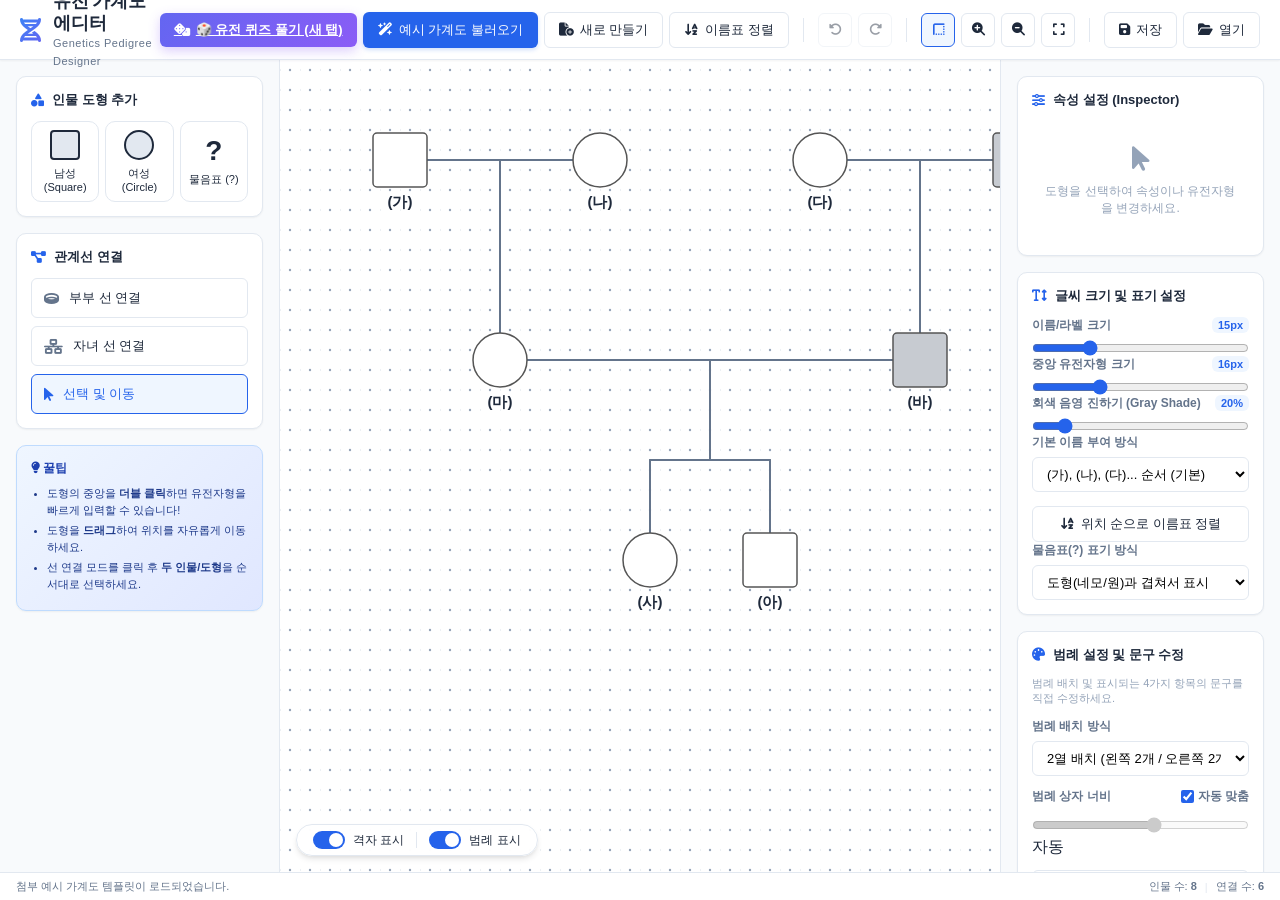
<file: index.html>
<!DOCTYPE html>
<html lang="ko">
<head>
  <meta charset="UTF-8">
  <meta name="viewport" content="width=device-width, initial-scale=1.0">
  <title>유전 가계도 에디터 (Genetics Pedigree Builder)</title>
  <!-- Google Fonts for modern typography -->
  <link rel="preconnect" href="https://fonts.googleapis.com">
  <link rel="preconnect" href="https://fonts.gstatic.com" crossorigin>
  <link href="https://fonts.googleapis.com/css2?family=Pretendard:wght@300;400;500;600;700&family=Outfit:wght@400;600;700&display=swap" rel="stylesheet">
  <!-- FontAwesome Icons -->
  <link rel="stylesheet" href="https://cdnjs.cloudflare.com/ajax/libs/font-awesome/6.4.0/css/all.min.css">
  <link rel="stylesheet" href="styles.css">
</head>
<body>
  <div id="app" class="app-container">
    <!-- Top Header & Navigation Bar -->
    <header class="top-bar">
      <div class="brand">
        <i class="fa-solid fa-dna logo-icon"></i>
        <div class="title-group">
          <h1>유전 가계도 에디터</h1>
          <span class="subtitle">Genetics Pedigree Designer</span>
        </div>
      </div>

      <div class="top-tools">
        <div class="btn-group">
          <a href="quiz.html" target="_blank" class="btn btn-quiz-glow" title="새 탭에서 유전 가계도 퀴즈 풀기">
            <i class="fa-solid fa-dice"></i> 🎲 유전 퀴즈 풀기 (새 탭)
          </a>
          <button id="btn-template-sample" class="btn btn-primary" title="첨부 이미지 예시 가계도 불러오기">
            <i class="fa-solid fa-wand-magic-sparkles"></i> 예시 가계도 불러오기
          </button>
          <button id="btn-clear" class="btn btn-outline" title="새 가계도">
            <i class="fa-solid fa-file-circle-plus"></i> 새로 만들기
          </button>
          <button id="btn-reorder-labels" class="btn btn-outline" title="왼쪽 상단부터 위치 순서대로 이름표 (가),(나)... 일괄 정렬">
            <i class="fa-solid fa-arrow-down-a-z"></i> 이름표 정렬
          </button>
        </div>

        <div class="divider"></div>

        <div class="btn-group">
          <button id="btn-undo" class="btn btn-icon" title="실행 취소 (Ctrl+Z)" disabled>
            <i class="fa-solid fa-rotate-left"></i>
          </button>
          <button id="btn-redo" class="btn btn-icon" title="다시 실행 (Ctrl+Y)" disabled>
            <i class="fa-solid fa-rotate-right"></i>
          </button>
        </div>

        <div class="divider"></div>

        <div class="btn-group">
          <button id="btn-snap-grid" class="btn btn-icon active" title="격자 자석 스냅 (On/Off)">
            <i class="fa-solid fa-border-top-left"></i>
          </button>
          <button id="btn-zoom-in" class="btn btn-icon" title="확대">
            <i class="fa-solid fa-magnifying-glass-plus"></i>
          </button>
          <button id="btn-zoom-out" class="btn btn-icon" title="축소">
            <i class="fa-solid fa-magnifying-glass-minus"></i>
          </button>
          <button id="btn-zoom-reset" class="btn btn-icon" title="화면 맞춤">
            <i class="fa-solid fa-expand"></i>
          </button>
        </div>

        <div class="divider"></div>

        <div class="btn-group">
          <button id="btn-save-json" class="btn btn-outline" title="프로젝트 저장 (.json)">
            <i class="fa-solid fa-floppy-disk"></i> 저장
          </button>
          <label id="btn-load-json-label" class="btn btn-outline" title="프로젝트 불러오기 (.json)">
            <i class="fa-solid fa-folder-open"></i> 열기
            <input type="file" id="btn-load-json" accept=".json" hidden>
          </label>
        </div>
      </div>
    </header>

    <!-- Main Workspace -->
    <main class="main-body">
      <!-- Left Sidebar: Tools & Node Adders -->
      <aside class="left-sidebar">
        <div class="sidebar-section">
          <h3><i class="fa-solid fa-shapes"></i> 인물 도형 추가</h3>
          <div class="tool-grid">
            <button id="tool-add-male" class="tool-card" title="남성(네모) 추가">
              <div class="shape-preview male-preview"></div>
              <span>남성 (Square)</span>
            </button>
            <button id="tool-add-female" class="tool-card" title="여성(동그라미) 추가">
              <div class="shape-preview female-preview"></div>
              <span>여성 (Circle)</span>
            </button>
            <button id="tool-add-question" class="tool-card" title="물음표(?) 기호 추가 (문제 출제용)">
              <div class="shape-preview question-preview">?</div>
              <span>물음표 (?)</span>
            </button>
          </div>
        </div>

        <div class="sidebar-section">
          <h3><i class="fa-solid fa-diagram-project"></i> 관계선 연결</h3>
          <div class="tool-list">
            <button id="tool-connect-spouse" class="tool-btn" title="부부(결혼선) 연결">
              <i class="fa-solid fa-ring"></i>
              <span>부부 선 연결</span>
            </button>
            <button id="tool-connect-child" class="tool-btn" title="부모-자녀 연결">
              <i class="fa-solid fa-network-wired"></i>
              <span>자녀 선 연결</span>
            </button>
            <button id="tool-select-mode" class="tool-btn active" title="선택 / 이동 모드">
              <i class="fa-solid fa-arrow-pointer"></i>
              <span>선택 및 이동</span>
            </button>
          </div>
        </div>

        <div class="sidebar-section tip-box">
          <h4><i class="fa-solid fa-lightbulb"></i> 꿀팁</h4>
          <ul>
            <li>도형의 중앙을 <strong>더블 클릭</strong>하면 유전자형을 빠르게 입력할 수 있습니다!</li>
            <li>도형을 <strong>드래그</strong>하여 위치를 자유롭게 이동하세요.</li>
            <li>선 연결 모드를 클릭 후 <strong>두 인물/도형</strong>을 순서대로 선택하세요.</li>
          </ul>
        </div>
      </aside>

      <!-- Center Viewport (SVG Canvas Container) -->
      <div id="canvas-container" class="canvas-container">
        <!-- SVG Canvas element -->
        <svg id="svg-canvas" width="100%" height="100%" xmlns="http://www.w3.org/2000/svg">
          <defs>
            <!-- SVG Gradients matching sample image -->
            <!-- Blue Glossy Gradient for Trait 1 / Normal -->
            <radialGradient id="grad-blue-male" cx="30%" cy="30%" r="70%">
              <stop offset="0%" stop-color="#a6e3ff" />
              <stop offset="40%" stop-color="#67baf5" />
              <stop offset="100%" stop-color="#3b8dcf" />
            </radialGradient>

            <radialGradient id="grad-blue-female" cx="35%" cy="35%" r="65%">
              <stop offset="0%" stop-color="#b6e8ff" />
              <stop offset="45%" stop-color="#6fc2f8" />
              <stop offset="100%" stop-color="#3d91d6" />
            </radialGradient>

            <!-- Yellow Glossy Gradient for Trait 2 / Affected -->
            <radialGradient id="grad-yellow-male" cx="30%" cy="30%" r="70%">
              <stop offset="0%" stop-color="#fff8d1" />
              <stop offset="45%" stop-color="#fce282" />
              <stop offset="100%" stop-color="#e0b848" />
            </radialGradient>

            <radialGradient id="grad-yellow-female" cx="35%" cy="35%" r="65%">
              <stop offset="0%" stop-color="#fff9da" />
              <stop offset="45%" stop-color="#fce58c" />
              <stop offset="100%" stop-color="#e3bd4d" />
            </radialGradient>

            <!-- Red Glossy Gradient -->
            <radialGradient id="grad-red" cx="30%" cy="30%" r="70%">
              <stop offset="0%" stop-color="#ffb8b8" />
              <stop offset="45%" stop-color="#f86f6f" />
              <stop offset="100%" stop-color="#d63d3d" />
            </radialGradient>

            <!-- Green Glossy Gradient -->
            <radialGradient id="grad-green" cx="30%" cy="30%" r="70%">
              <stop offset="0%" stop-color="#b8ffd2" />
              <stop offset="45%" stop-color="#5be386" />
              <stop offset="100%" stop-color="#2fb357" />
            </radialGradient>

            <!-- Purple Glossy Gradient -->
            <radialGradient id="grad-purple" cx="30%" cy="30%" r="70%">
              <stop offset="0%" stop-color="#e8c8ff" />
              <stop offset="45%" stop-color="#b87bf8" />
              <stop offset="100%" stop-color="#8d3dd6" />
            </radialGradient>

            <!-- Drop shadow filters -->
            <filter id="shadow" x="-10%" y="-10%" width="130%" height="130%">
              <feDropShadow dx="2" dy="3" stdDeviation="3" flood-color="#000" flood-opacity="0.22" />
            </filter>
            <filter id="selection-glow" x="-20%" y="-20%" width="140%" height="140%">
              <feDropShadow dx="0" dy="0" stdDeviation="4" flood-color="#3b82f6" flood-opacity="0.8" />
            </filter>
          </defs>

          <!-- Canvas background grid pattern -->
          <g id="grid-group"></g>

          <!-- Main graphics layer wrapped for pan & zoom -->
          <g id="viewport-group">
            <!-- Connection lines layer (behind nodes) -->
            <g id="connections-group"></g>
            <!-- Nodes layer -->
            <g id="nodes-group"></g>
            <!-- Legend overlay layer -->
            <g id="legend-group"></g>
          </g>
        </svg>

        <!-- Floating Action Banner / Mode Indicator -->
        <div id="mode-banner" class="mode-banner hidden">
          <span id="mode-banner-text">부부로 연결할 첫 번째 인물을 선택하세요...</span>
          <button id="btn-cancel-mode" class="btn btn-sm btn-outline"><i class="fa-solid fa-xmark"></i> 취소</button>
        </div>

        <!-- Floating Canvas Controls -->
        <div class="canvas-controls">
          <label class="toggle-switch" title="격자(그리드) 표시 여부">
            <input type="checkbox" id="toggle-grid" checked>
            <span class="slider"></span>
            <span class="toggle-label">격자 표시</span>
          </label>
          <div class="control-divider"></div>
          <label class="toggle-switch" title="범례 표시 여부">
            <input type="checkbox" id="toggle-legend" checked>
            <span class="slider"></span>
            <span class="toggle-label">범례 표시</span>
          </label>
        </div>

        <!-- Inline Genotype Quick Editor overlay (appears on double-click) -->
        <div id="inline-editor" class="inline-editor hidden">
          <div class="inline-editor-header">
            <span>유전자형 입력</span>
            <button id="inline-close" class="btn-close-sm">&times;</button>
          </div>
          <input type="text" id="inline-input" placeholder="예: Tt, TT, tt, X^R X^r" autocomplete="off" spellcheck="false">
          <div class="quick-genotype-buttons">
            <button type="button" class="q-btn btn-question-q" data-text="?">?</button>
            <button type="button" class="q-btn" data-text="T">T</button>
            <button type="button" class="q-btn" data-text="t">t</button>
            <button type="button" class="q-btn" data-text="A">A</button>
            <button type="button" class="q-btn" data-text="a">a</button>
            <button type="button" class="q-btn" data-text="B">B</button>
            <button type="button" class="q-btn" data-text="b">b</button>
            <button type="button" class="q-btn" data-text="X^R">X<sup>R</sup></button>
            <button type="button" class="q-btn" data-text="X^r">X<sup>r</sup></button>
            <button type="button" class="q-btn" data-text="Y">Y</button>
          </div>
        </div>
      </div>

      <!-- Right Sidebar: Inspector & Legend Manager -->
      <aside class="right-sidebar">
        <!-- Selected Item Inspector -->
        <div class="sidebar-section">
          <h3><i class="fa-solid fa-sliders"></i> 속성 설정 (Inspector)</h3>
          
          <div id="no-selection-msg" class="empty-inspector">
            <i class="fa-solid fa-mouse-pointer"></i>
            <p>도형을 선택하여 속성이나 유전자형을 변경하세요.</p>
          </div>

          <div id="node-inspector" class="inspector-form hidden">
            <div class="form-group">
              <label for="input-node-label">번호 / 이름</label>
              <input type="text" id="input-node-label" class="form-control" placeholder="예: 1, 2, 3 또는 이름">
            </div>

            <div class="form-group">
              <label for="input-node-genotype">유전자형 (도형 중앙)</label>
              <div class="input-with-button" style="display: flex; gap: 6px;">
                <input type="text" id="input-node-genotype" class="form-control" placeholder="예: Tt, TT, tt 또는 ?">
                <button id="btn-quick-question" class="btn btn-sm btn-outline" style="white-space: nowrap;" title="중앙에 물음표(?) 입력">
                  <i class="fa-solid fa-question"></i> ? 입력
                </button>
              </div>
              <small class="form-hint">도형의 중앙을 더블클릭해서도 입력할 수 있습니다.</small>
            </div>

            <div class="form-group">
              <label>성별 (형태)</label>
              <div class="gender-radio-group">
                <label class="radio-card">
                  <input type="radio" name="node-gender" value="male">
                  <span class="card-content">
                    <div class="shape-icon male"></div>
                    남성 (Square)
                  </span>
                </label>
                <label class="radio-card">
                  <input type="radio" name="node-gender" value="female">
                  <span class="card-content">
                    <div class="shape-icon female"></div>
                    여성 (Circle)
                  </span>
                </label>
                <label class="radio-card">
                  <input type="radio" name="node-gender" value="question">
                  <span class="card-content">
                    <div class="shape-icon question">?</div>
                    물음표 (?)
                  </span>
                </label>
              </div>
            </div>

            <div class="form-group">
              <label for="select-node-phenotype">표현형 (색상 / 특성)</label>
              <select id="select-node-phenotype" class="form-control">
                <!-- Dynamically populated from phenotypes list -->
              </select>
            </div>

            <div class="form-group">
              <label for="select-node-question-style">이 인물의 물음표 표기</label>
              <select id="select-node-question-style" class="form-control">
                <option value="auto" selected>전체 설정 따름</option>
                <option value="overlay">도형과 겹침 (네모/원 내부 ?)</option>
                <option value="standalone">물음표만 단독 표시 (?만)</option>
              </select>
            </div>

            <div class="form-group row-btn-group">
              <button id="btn-delete-selected" class="btn btn-danger btn-block">
                <i class="fa-solid fa-trash"></i> 이 인물 삭제
              </button>
            </div>
          </div>

          <div id="connection-inspector" class="inspector-form hidden">
            <h4>연결선 속성</h4>
            <p id="connection-info-text">부부/자녀 연결선</p>
            <button id="btn-delete-connection" class="btn btn-danger btn-block">
              <i class="fa-solid fa-trash"></i> 연결선 삭제
            </button>
          </div>
        </div>

        <!-- Text & Font Size Controls -->
        <div class="sidebar-section">
          <h3><i class="fa-solid fa-text-height"></i> 글씨 크기 및 표기 설정</h3>
          <div class="form-group">
            <div class="flex-label">
              <label for="input-label-font-size">이름/라벨 크기</label>
              <span id="val-label-font-size" class="size-badge">15px</span>
            </div>
            <input type="range" id="input-label-font-size" min="10" max="30" value="15" class="slider-control">
          </div>
          <div class="form-group">
            <div class="flex-label">
              <label for="input-genotype-font-size">중앙 유전자형 크기</label>
              <span id="val-genotype-font-size" class="size-badge">16px</span>
            </div>
            <input type="range" id="input-genotype-font-size" min="10" max="30" value="16" class="slider-control">
          </div>
          <div class="form-group">
            <div class="flex-label">
              <label for="input-gray-darkness">회색 음영 진하기 (Gray Shade)</label>
              <span id="val-gray-darkness" class="size-badge">20%</span>
            </div>
            <input type="range" id="input-gray-darkness" min="10" max="90" value="20" class="slider-control">
          </div>
          <div class="form-group">
            <label for="select-label-naming">기본 이름 부여 방식</label>
            <select id="select-label-naming" class="form-control">
              <option value="korean" selected>(가), (나), (다)... 순서 (기본)</option>
              <option value="number">1, 2, 3... 순서</option>
            </select>
            <button id="btn-reorder-labels-side" class="btn btn-outline btn-block mt-2" style="margin-top: 8px; width: 100%;" title="왼쪽 상단부터 위치 순서대로 이름표 일괄 재정렬">
              <i class="fa-solid fa-arrow-down-a-z"></i> 위치 순으로 이름표 정렬
            </button>
          </div>
          <div class="form-group">
            <label for="select-question-style">물음표(?) 표기 방식</label>
            <select id="select-question-style" class="form-control">
              <option value="standalone">물음표만 단독 표시 (도형 없음)</option>
              <option value="overlay" selected>도형(네모/원)과 겹쳐서 표시</option>
            </select>
          </div>
        </div>

        <!-- Legend Items Custom Editor -->
        <div class="sidebar-section">
          <h3><i class="fa-solid fa-palette"></i> 범례 설정 및 문구 수정</h3>
          <p class="section-desc">범례 배치 및 표시되는 4가지 항목의 문구를 직접 수정하세요.</p>
          
          <div class="form-group mb-3">
            <label for="select-legend-layout">범례 배치 방식</label>
            <select id="select-legend-layout" class="form-control">
              <option value="2col" selected>2열 배치 (왼쪽 2개 / 오른쪽 2개, 2줄)</option>
              <option value="1col">1열 세로 배치 (4줄)</option>
            </select>
          </div>

          <div class="form-group mb-3">
            <div class="label-header">
              <label for="input-legend-width">범례 상자 너비</label>
              <div class="checkbox-inline">
                <input type="checkbox" id="check-legend-auto-width" checked>
                <label for="check-legend-auto-width">자동 맞춤</label>
              </div>
            </div>
            <div class="slider-container">
              <input type="range" id="input-legend-width" min="130" max="500" value="340" class="slider-control" disabled>
              <span id="val-legend-width" class="slider-val">자동</span>
            </div>
          </div>
          
          <div class="legend-inputs-list">
            <div class="legend-input-item">
              <input type="checkbox" id="check-legend-item-0" checked class="legend-item-checkbox" title="범례 표시 여부">
              <div class="legend-swatch female-swatch" title="흰색 동그라미 (여성)">
                <svg width="20" height="20"><circle cx="10" cy="10" r="8" fill="#ffffff" stroke="#1e293b" stroke-width="1.5"/></svg>
              </div>
              <input type="text" id="input-legend-0" class="form-control legend-text-input" value="흰색 (기본 / 정상) (여)">
            </div>
            
            <div class="legend-input-item">
              <input type="checkbox" id="check-legend-item-1" checked class="legend-item-checkbox" title="범례 표시 여부">
              <div class="legend-swatch male-swatch" title="흰색 네모 (남성)">
                <svg width="20" height="20"><rect x="3" y="3" width="14" height="14" rx="2" fill="#ffffff" stroke="#1e293b" stroke-width="1.5"/></svg>
              </div>
              <input type="text" id="input-legend-1" class="form-control legend-text-input" value="흰색 (기본 / 정상) (남)">
            </div>
            
            <div class="legend-input-item">
              <input type="checkbox" id="check-legend-item-2" checked class="legend-item-checkbox" title="범례 표시 여부">
              <div class="legend-swatch female-gray-swatch" title="회색 동그라미 (여성)">
                <svg width="20" height="20"><circle cx="10" cy="10" r="8" fill="hsl(215, 10%, 80%)" class="svg-gray-swatch" stroke="#1e293b" stroke-width="1.5"/></svg>
              </div>
              <input type="text" id="input-legend-2" class="form-control legend-text-input" value="회색 (발현 / 유전병) (여)">
            </div>
            
            <div class="legend-input-item">
              <input type="checkbox" id="check-legend-item-3" checked class="legend-item-checkbox" title="범례 표시 여부">
              <div class="legend-swatch male-gray-swatch" title="회색 네모 (남성)">
                <svg width="20" height="20"><rect x="3" y="3" width="14" height="14" rx="2" fill="hsl(215, 10%, 80%)" class="svg-gray-swatch" stroke="#1e293b" stroke-width="1.5"/></svg>
              </div>
              <input type="text" id="input-legend-3" class="form-control legend-text-input" value="회색 (발현 / 유전병) (남)">
            </div>
          </div>
        </div>
      </aside>
    </main>

    <!-- Footer status bar -->
    <footer class="footer-bar">
      <div class="status-left">
        <span id="status-text">준비 완료</span>
      </div>
      <div class="status-right">
        <span>인물 수: <strong id="stat-node-count">0</strong></span>
        <span class="separator">|</span>
        <span>연결 수: <strong id="stat-conn-count">0</strong></span>
      </div>
    </footer>
  </div>

  <script type="module" src="app.js"></script>
</body>
</html>
</file>
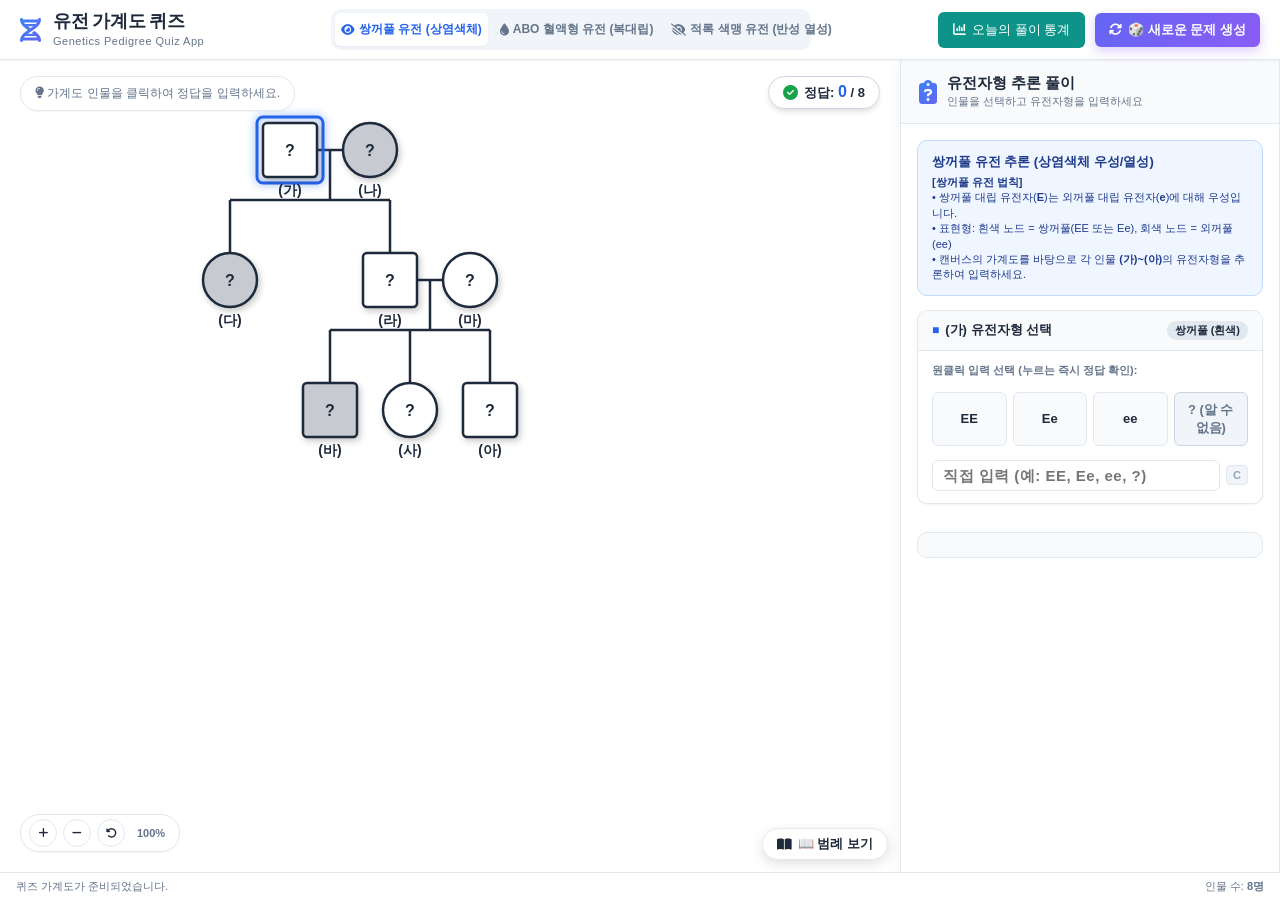
<file: quiz.html>
<!DOCTYPE html>
<html lang="ko">
<head>
  <meta charset="UTF-8">
  <meta name="viewport" content="width=device-width, initial-scale=1.0">
  <title>유전 가계도 유전자형 추론 퀴즈 (Genetics Pedigree Quiz)</title>
  <!-- Google Fonts for modern typography -->
  <link rel="preconnect" href="https://fonts.googleapis.com">
  <link rel="preconnect" href="https://fonts.gstatic.com" crossorigin>
  <link href="https://fonts.googleapis.com/css2?family=Pretendard:wght@300;400;500;600;700&family=Outfit:wght@400;600;700&display=swap" rel="stylesheet">
  <!-- FontAwesome Icons -->
  <link rel="stylesheet" href="https://cdnjs.cloudflare.com/ajax/libs/font-awesome/6.4.0/css/all.min.css">
  <link rel="stylesheet" href="styles.css">
</head>
<body class="quiz-page">
  <div id="app" class="app-container">
    <!-- Top Header & Trait Selector Bar -->
    <header class="top-bar quiz-top-bar">
      <div class="brand">
        <i class="fa-solid fa-dna logo-icon"></i>
        <div class="title-group">
          <h1>유전 가계도 퀴즈</h1>
          <span class="subtitle">Genetics Pedigree Quiz App</span>
        </div>
      </div>

      <!-- Trait Selection Tabs -->
      <div class="quiz-tabs-container header-tabs">
        <button class="quiz-trait-tab active" data-trait="double_eyelid">
          <i class="fa-solid fa-eye"></i> 쌍꺼풀 유전 (상염색체)
        </button>
        <button class="quiz-trait-tab" data-trait="blood_type">
          <i class="fa-solid fa-droplet"></i> ABO 혈액형 유전 (복대립)
        </button>
        <button class="quiz-trait-tab" data-trait="color_blindness">
          <i class="fa-solid fa-eye-low-vision"></i> 적록 색맹 유전 (반성 열성)
        </button>
      </div>

      <div class="top-tools">
        <button id="btn-quiz-stats" type="button" class="btn btn-stats" aria-haspopup="dialog">
          <i class="fa-solid fa-chart-column" aria-hidden="true"></i> 오늘의 풀이 통계
        </button>
        <button id="btn-quiz-generate" class="btn btn-primary btn-quiz-glow">
          <i class="fa-solid fa-rotate"></i> 🎲 새로운 문제 생성
        </button>
      </div>
    </header>

    <!-- Main Quiz Workspace -->
    <main class="main-body quiz-main-body">
      <!-- Left: Pedigree SVG Stage Canvas -->
      <div id="canvas-container" class="canvas-container quiz-canvas-container">
        <svg id="quiz-canvas" width="100%" height="100%" xmlns="http://www.w3.org/2000/svg">
          <defs>
            <!-- Drop shadow filters -->
            <filter id="shadow" x="-10%" y="-10%" width="130%" height="130%">
              <feDropShadow dx="2" dy="3" stdDeviation="3" flood-color="#000" flood-opacity="0.22" />
            </filter>
            <filter id="selection-glow" x="-20%" y="-20%" width="140%" height="140%">
              <feDropShadow dx="0" dy="0" stdDeviation="4" flood-color="#3b82f6" flood-opacity="0.8" />
            </filter>
          </defs>
          <g id="viewport-group">
            <g id="connections-group"></g>
            <g id="nodes-group"></g>
            <g id="legend-group"></g>
          </g>
        </svg>

        <!-- Floating zoom control tools -->
        <div class="canvas-zoom-tools">
          <button id="btn-quiz-zoom-in" class="btn-zoom-sm" title="확대 (+)"><i class="fa-solid fa-plus"></i></button>
          <button id="btn-quiz-zoom-out" class="btn-zoom-sm" title="축소 (-)"><i class="fa-solid fa-minus"></i></button>
          <button id="btn-quiz-zoom-reset" class="btn-zoom-sm" title="원래 크기 (100%)"><i class="fa-solid fa-rotate-left"></i></button>
          <span id="val-quiz-zoom" class="zoom-badge">100%</span>
        </div>

        <!-- Floating Score / Progress Badge in Top-Right Corner -->
        <div class="quiz-score-badge" title="맞춘 유전자형 개수">
          <i class="fa-solid fa-circle-check"></i>
          <span>정답: <strong id="val-quiz-score">0</strong> / <span id="val-quiz-total">8</span></span>
        </div>

        <!-- Floating Legend Modal Trigger Button in Bottom-Right of Canvas Stage -->
        <button id="btn-quiz-legend-trigger" class="btn-legend-modal-trigger" title="표현형 범례 보기">
          <i class="fa-solid fa-book-open"></i> 📖 범례 보기
        </button>

        <!-- Floating helper badge -->
        <div class="quiz-canvas-tip">
          <i class="fa-solid fa-lightbulb"></i> 가계도 인물을 클릭하여 정답을 입력하세요.
        </div>
      </div>

      <!-- Right: Quiz Interaction Side Panel -->
      <aside id="quiz-panel" class="quiz-panel quiz-standalone-panel">
        <div class="quiz-panel-header">
          <div class="quiz-header-title">
            <i class="fa-solid fa-clipboard-question logo-icon"></i>
            <div>
              <h3>유전자형 추론 풀이</h3>
              <p>인물을 선택하고 유전자형을 입력하세요</p>
            </div>
          </div>
        </div>

        <div class="quiz-panel-body">
          <!-- Trait Info Banner -->
          <div class="quiz-info-card">
            <h4 id="quiz-info-title">쌍꺼풀 유전 추론 (상염색체 우성/열성)</h4>
            <p id="quiz-info-desc">가계도의 각 인물을 선택하고 유전자형을 입력한 뒤 정답을 확인하세요.</p>
          </div>


          <!-- Selected Person Quiz Card -->
          <div id="quiz-selected-card" class="quiz-selected-card">
            <!-- Dynamically populated when a person is selected -->
          </div>

          <!-- Result Score Banner -->
          <div id="quiz-result-banner" class="quiz-result-banner hidden"></div>

          <!-- Explanation Box -->
          <div id="quiz-explanation-box" class="quiz-explanation-box hidden">
            <!-- Dynamically populated -->
          </div>
        </div>


      </aside>
    </main>

    <!-- Footer status bar -->
    <footer class="footer-bar">
      <div class="status-left">
        <span id="status-text">퀴즈 가계도가 준비되었습니다.</span>
      </div>
      <div class="status-right">
        <span>인물 수: <strong>8명</strong></span>
      </div>
    </footer>
  </div>

  <!-- Quiz Trait Legend Modal -->
  <div id="quiz-legend-modal" class="modal-overlay hidden">
    <div class="modal-card quiz-legend-card">
      <button id="btn-legend-modal-x" class="quiz-modal-x-btn" title="닫기">
        <i class="fa-solid fa-xmark"></i>
      </button>

      <div class="quiz-modal-header legend-header">
        <div class="modal-icon-glow">
          <i class="fa-solid fa-book-open"></i>
        </div>
        <h2 id="legend-modal-title">📖 표현형 구분 범례</h2>
        <p id="legend-modal-subtitle">가계도의 도형 및 색상별 표현형 안내</p>
      </div>

      <div class="modal-body quiz-legend-body">
        <div id="legend-modal-content" class="legend-swatch-grid">
          <!-- Dynamically populated based on active trait -->
        </div>
      </div>

      <div class="modal-footer quiz-modal-footer">
        <button id="btn-legend-modal-close" class="btn btn-primary btn-block">
          <i class="fa-solid fa-check"></i> 확인 및 닫기
        </button>
      </div>
    </div>
  </div>

  <!-- Quiz Completion Celebration / Try-Again Modal -->
  <div id="quiz-completion-modal" class="modal-overlay hidden">
    <canvas id="quiz-confetti-canvas" class="confetti-canvas"></canvas>
    <div class="modal-card quiz-completion-card">
      <button id="btn-modal-x-close" class="quiz-modal-x-btn" title="닫기">
        <i class="fa-solid fa-xmark"></i>
      </button>
      <div id="quiz-modal-header" class="quiz-modal-header success">
        <div class="modal-icon-glow">
          <i id="quiz-modal-icon" class="fa-solid fa-trophy"></i>
        </div>
        <h2 id="quiz-modal-title">🏆 만점 달성! 축하합니다!</h2>
        <p id="quiz-modal-subtitle">모든 인물의 유전자형을 완벽하게 추론했습니다!</p>
      </div>

      <div class="modal-body quiz-modal-body">
        <div class="quiz-modal-score-box">
          <span class="score-label">최종 성적</span>
          <div class="score-value-row">
            <strong id="quiz-modal-score-num">8</strong>
            <span class="score-divider">/</span>
            <span id="quiz-modal-total-num">8</span>
            <span class="score-unit">명 정답</span>
          </div>
        </div>
        <p id="quiz-modal-desc" class="modal-desc-text">
          멘델 및 성염색체 유전 법칙을 명확히 이해하고 계시네요.
        </p>
      </div>

      <div class="modal-footer quiz-modal-footer">
        <button id="btn-modal-retry" class="btn btn-primary btn-block btn-quiz-glow">
          <i class="fa-solid fa-rotate"></i> 🎲 새로운 문제 도전하기
        </button>
        <button id="btn-modal-close" class="btn btn-outline btn-block">
          <i class="fa-solid fa-xmark"></i> 닫기 (가계도 해설 확인)
        </button>
        <button id="btn-modal-stats" type="button" class="btn btn-stats btn-block" aria-haspopup="dialog">
          <i class="fa-solid fa-chart-column" aria-hidden="true"></i> 오늘의 풀이 통계
        </button>
      </div>
    </div>
  </div>

  <dialog id="quiz-stats-modal" class="quiz-stats-dialog" aria-labelledby="quiz-stats-title" aria-describedby="quiz-stats-date">
    <header class="stats-header">
      <div>
        <span class="stats-eyebrow">MY LEARNING TODAY</span>
        <h2 id="quiz-stats-title">오늘의 풀이 통계</h2>
        <p id="quiz-stats-date"></p>
      </div>
      <button type="button" class="stats-close" data-close-stats aria-label="통계 닫기" autofocus>×</button>
    </header>
    <div id="quiz-stats-content" class="stats-content" aria-live="polite"></div>
    <footer class="stats-footer"><button type="button" class="btn btn-primary" data-close-stats>확인</button></footer>
  </dialog>
  <script src="quiz-stats.js"></script>
  <script src="quiz.js"></script>
</body>
</html>
</file>
<file: styles.css>
/* CSS Reset & Variable Design System */
:root {
  --font-main: 'Pretendard', -apple-system, BlinkMacSystemFont, 'Segoe UI', Roboto, sans-serif;
  --font-display: 'Outfit', sans-serif;

  /* Color Palette - Modern Clean Lab Theme */
  --bg-app: #f4f7fc;
  --bg-panel: #ffffff;
  --bg-sidebar: #f8fafc;
  --bg-canvas: #ffffff;
  
  --border-color: #e2e8f0;
  --border-focus: #3b82f6;

  --text-primary: #1e293b;
  --text-secondary: #64748b;
  --text-muted: #94a3b8;

  --primary-color: #2563eb;
  --primary-hover: #1d4ed8;
  --primary-light: #eff6ff;

  --success-color: #10b981;
  --success-hover: #059669;

  --danger-color: #ef4444;
  --danger-hover: #dc2626;

  --shadow-sm: 0 1px 2px 0 rgba(0, 0, 0, 0.05);
  --shadow-md: 0 4px 6px -1px rgba(0, 0, 0, 0.1), 0 2px 4px -1px rgba(0, 0, 0, 0.06);
  --shadow-lg: 0 10px 15px -3px rgba(0, 0, 0, 0.1), 0 4px 6px -2px rgba(0, 0, 0, 0.05);
  --shadow-floating: 0 20px 25px -5px rgba(0, 0, 0, 0.15), 0 10px 10px -5px rgba(0, 0, 0, 0.04);

  --radius-sm: 6px;
  --radius-md: 10px;
  --radius-lg: 16px;
  --radius-full: 9999px;
}

* {
  box-sizing: border-box;
  margin: 0;
  padding: 0;
}

body, html {
  width: 100%;
  height: 100%;
  font-family: var(--font-main);
  background-color: var(--bg-app);
  color: var(--text-primary);
  overflow: hidden;
  user-select: none;
}

.app-container {
  display: flex;
  flex-direction: column;
  height: 100vh;
  width: 100vw;
}

/* Header & Top Bar */
.top-bar {
  display: flex;
  align-items: center;
  justify-content: space-between;
  height: 60px;
  padding: 0 20px;
  background-color: var(--bg-panel);
  border-bottom: 1px solid var(--border-color);
  box-shadow: var(--shadow-sm);
  z-index: 20;
}

.brand {
  display: flex;
  align-items: center;
  gap: 12px;
}

.logo-icon {
  font-size: 24px;
  color: var(--primary-color);
  background: linear-gradient(135deg, #3b82f6, #6366f1);
  -webkit-background-clip: text;
  -webkit-text-fill-color: transparent;
}

.title-group h1 {
  font-family: var(--font-display);
  font-size: 18px;
  font-weight: 700;
  color: var(--text-primary);
  line-height: 1.2;
}

.title-group .subtitle {
  font-size: 11px;
  color: var(--text-secondary);
  font-weight: 500;
  letter-spacing: 0.5px;
}

.top-tools {
  display: flex;
  align-items: center;
  gap: 10px;
}

.divider {
  width: 1px;
  height: 24px;
  background-color: var(--border-color);
  margin: 0 4px;
}

/* Button UI Components */
.btn-group {
  display: flex;
  align-items: center;
  gap: 6px;
}

.btn {
  display: inline-flex;
  align-items: center;
  justify-content: center;
  gap: 6px;
  padding: 8px 14px;
  font-size: 13px;
  font-weight: 500;
  border-radius: var(--radius-sm);
  border: 1px solid transparent;
  cursor: pointer;
  transition: all 0.18s ease;
  white-space: nowrap;
}

.btn:disabled {
  opacity: 0.45;
  cursor: not-allowed;
}

.btn-primary {
  background-color: var(--primary-color);
  color: #ffffff;
  box-shadow: 0 2px 4px rgba(37, 99, 235, 0.2);
}

.btn-primary:hover:not(:disabled) {
  background-color: var(--primary-hover);
  box-shadow: 0 4px 8px rgba(37, 99, 235, 0.3);
}

.btn-success {
  background-color: var(--success-color);
  color: #ffffff;
}

.btn-success:hover:not(:disabled) {
  background-color: var(--success-hover);
}

.btn-stats {
  background-color: #0D9488;
  color: #FFFFFF;
}

.btn-stats:hover:not(:disabled) {
  background-color: #0F766E;
}

.btn-outline {
  background-color: var(--bg-panel);
  border-color: var(--border-color);
  color: var(--text-primary);
}

.btn-outline:hover:not(:disabled) {
  background-color: var(--bg-sidebar);
  border-color: var(--text-muted);
}

.btn-icon {
  width: 34px;
  height: 34px;
  padding: 0;
  border-radius: var(--radius-sm);
  background-color: var(--bg-panel);
  border: 1px solid var(--border-color);
  color: var(--text-primary);
}

.btn-icon:hover:not(:disabled) {
  background-color: var(--bg-sidebar);
  color: var(--primary-color);
}

.btn-icon.active {
  background-color: var(--primary-light);
  border-color: var(--primary-color);
  color: var(--primary-color);
}

.btn-danger {
  background-color: var(--danger-color);
  color: #ffffff;
}

.btn-danger:hover:not(:disabled) {
  background-color: var(--danger-hover);
}

.btn-xs {
  padding: 4px 8px;
  font-size: 11px;
}

.btn-sm {
  padding: 6px 10px;
  font-size: 12px;
}

.btn-block {
  width: 100%;
}

/* Main Layout */
.main-body {
  display: flex;
  flex: 1;
  overflow: hidden;
  position: relative;
}

/* Sidebars */
.left-sidebar, .right-sidebar {
  width: 280px;
  background-color: var(--bg-sidebar);
  border-right: 1px solid var(--border-color);
  display: flex;
  flex-direction: column;
  gap: 16px;
  padding: 16px;
  overflow-y: auto;
  z-index: 10;
}

.right-sidebar {
  border-right: none;
  border-left: 1px solid var(--border-color);
}

.sidebar-section {
  background-color: var(--bg-panel);
  border: 1px solid var(--border-color);
  border-radius: var(--radius-md);
  padding: 14px;
  box-shadow: var(--shadow-sm);
}

.sidebar-section h3 {
  font-size: 13px;
  font-weight: 600;
  color: var(--text-primary);
  margin-bottom: 12px;
  display: flex;
  align-items: center;
  gap: 8px;
}

.sidebar-section h3 i {
  color: var(--primary-color);
}

.section-header-flex {
  display: flex;
  align-items: center;
  justify-content: space-between;
}

.section-header-flex h3 {
  margin-bottom: 0;
}

/* Tool cards for left sidebar */
.tool-grid {
  display: grid;
  grid-template-columns: repeat(3, 1fr);
  gap: 6px;
}

.tool-card {
  display: flex;
  flex-direction: column;
  align-items: center;
  justify-content: center;
  gap: 6px;
  padding: 8px 4px;
  background-color: var(--bg-panel);
  border: 1px solid var(--border-color);
  border-radius: var(--radius-md);
  cursor: pointer;
  transition: all 0.2s ease;
}

.tool-card:hover {
  border-color: var(--primary-color);
  transform: translateY(-2px);
  box-shadow: var(--shadow-md);
  background-color: var(--primary-light);
}

.shape-preview {
  width: 30px;
  height: 30px;
  border: 2px solid #1e293b;
}

.male-preview {
  border-radius: 4px;
  background-color: #e2e8f0;
}

.female-preview {
  border-radius: 50%;
  background-color: #e2e8f0;
}

.question-preview {
  border: none !important;
  background-color: transparent !important;
  display: flex;
  align-items: center;
  justify-content: center;
  font-weight: bold;
  font-size: 28px;
  color: #1e293b;
}

.shape-icon.question {
  display: flex;
  align-items: center;
  justify-content: center;
  font-weight: bold;
  font-size: 20px;
  color: #1e293b;
  border: none !important;
  background-color: transparent !important;
}

.btn-question-q {
  background-color: #eff6ff !important;
  color: #2563eb !important;
  font-weight: bold !important;
  border-color: #93c5fd !important;
}

.tool-card span {
  font-size: 11px;
  font-weight: 500;
  color: var(--text-primary);
  text-align: center;
}

.tool-list {
  display: flex;
  flex-direction: column;
  gap: 8px;
}

.tool-btn {
  display: flex;
  align-items: center;
  gap: 10px;
  padding: 10px 12px;
  background-color: var(--bg-panel);
  border: 1px solid var(--border-color);
  border-radius: var(--radius-sm);
  font-size: 13px;
  font-weight: 500;
  color: var(--text-primary);
  cursor: pointer;
  transition: all 0.15s ease;
}

.tool-btn i {
  font-size: 15px;
  color: var(--text-secondary);
}

.tool-btn:hover {
  background-color: var(--bg-sidebar);
  border-color: var(--primary-color);
}

.tool-btn.active {
  background-color: var(--primary-light);
  border-color: var(--primary-color);
  color: var(--primary-color);
}

.tool-btn.active i {
  color: var(--primary-color);
}

.tip-box {
  background: linear-gradient(135deg, #eff6ff 0%, #e0e7ff 100%);
  border: 1px solid #bfdbfe;
}

.tip-box h4 {
  font-size: 12px;
  font-weight: 600;
  color: #1e40af;
  margin-bottom: 8px;
}

.tip-box ul {
  padding-left: 16px;
  font-size: 11px;
  color: #1e3a8a;
  line-height: 1.5;
}

.tip-box li {
  margin-bottom: 4px;
}

/* Canvas Viewport */
.canvas-container {
  flex: 1;
  background-color: var(--bg-canvas);
  position: relative;
  overflow: hidden;
  cursor: grab;
}

.canvas-container:active {
  cursor: grabbing;
}

#svg-canvas {
  width: 100%;
  height: 100%;
  display: block;
}

/* Floating Banner */
.mode-banner {
  position: absolute;
  top: 16px;
  left: 50%;
  transform: translateX(-50%);
  background-color: #1e293b;
  color: #ffffff;
  padding: 8px 16px;
  border-radius: var(--radius-full);
  font-size: 13px;
  font-weight: 500;
  display: flex;
  align-items: center;
  gap: 12px;
  box-shadow: var(--shadow-lg);
  z-index: 30;
  animation: fadeInDown 0.25s ease-out;
}

.mode-banner.hidden {
  display: none;
}

@keyframes fadeInDown {
  from { opacity: 0; transform: translate(-50%, -10px); }
  to { opacity: 1; transform: translate(-50%, 0); }
}

/* Canvas Controls */
.canvas-controls {
  position: absolute;
  bottom: 16px;
  left: 16px;
  background-color: rgba(255, 255, 255, 0.92);
  backdrop-filter: blur(8px);
  border: 1px solid var(--border-color);
  border-radius: var(--radius-full);
  padding: 6px 16px;
  box-shadow: var(--shadow-md);
  z-index: 25;
  display: flex;
  align-items: center;
  gap: 12px;
}

.control-divider {
  width: 1px;
  height: 16px;
  background-color: var(--border-color);
}

.toggle-switch {
  display: inline-flex;
  align-items: center;
  gap: 8px;
  cursor: pointer;
  font-size: 12px;
  font-weight: 500;
}

.toggle-switch input {
  display: none;
}

.slider {
  width: 32px;
  height: 18px;
  background-color: #cbd5e1;
  border-radius: var(--radius-full);
  position: relative;
  transition: background-color 0.2s;
}

.slider::before {
  content: '';
  position: absolute;
  width: 14px;
  height: 14px;
  border-radius: 50%;
  background-color: white;
  top: 2px;
  left: 2px;
  transition: transform 0.2s;
}

.toggle-switch input:checked + .slider {
  background-color: var(--primary-color);
}

.toggle-switch input:checked + .slider::before {
  transform: translateX(14px);
}

/* Inline Double-Click Genotype Editor */
.inline-editor {
  position: absolute;
  width: 240px;
  background-color: #ffffff;
  border: 1px solid var(--border-color);
  border-radius: var(--radius-md);
  box-shadow: var(--shadow-floating);
  padding: 12px;
  z-index: 100;
  display: flex;
  flex-direction: column;
  gap: 8px;
  transform: translate(-50%, -50%);
  animation: popupScale 0.15s ease-out;
}

.inline-editor.hidden {
  display: none;
}

@keyframes popupScale {
  from { opacity: 0; transform: translate(-50%, -45%) scale(0.92); }
  to { opacity: 1; transform: translate(-50%, -50%) scale(1); }
}

.inline-editor-header {
  display: flex;
  justify-content: space-between;
  align-items: center;
  font-size: 12px;
  font-weight: 600;
  color: var(--text-secondary);
}

.btn-close-sm {
  background: none;
  border: none;
  font-size: 16px;
  cursor: pointer;
  color: var(--text-muted);
}

.btn-close-sm:hover {
  color: var(--danger-color);
}

#inline-input {
  width: 100%;
  padding: 8px 10px;
  font-size: 14px;
  font-weight: 600;
  border: 1px solid var(--border-color);
  border-radius: var(--radius-sm);
  text-align: center;
  outline: none;
  font-family: monospace;
}

#inline-input:focus {
  border-color: var(--primary-color);
  box-shadow: 0 0 0 3px rgba(37, 99, 235, 0.15);
}

.quick-genotype-buttons {
  display: grid;
  grid-template-columns: repeat(5, 1fr);
  gap: 4px;
}

.q-btn {
  padding: 4px 0;
  font-size: 12px;
  font-weight: 600;
  background-color: var(--bg-sidebar);
  border: 1px solid var(--border-color);
  border-radius: var(--radius-sm);
  cursor: pointer;
  transition: all 0.12s;
}

.q-btn:hover {
  background-color: var(--primary-light);
  border-color: var(--primary-color);
  color: var(--primary-color);
}

.inline-editor-footer {
  display: flex;
  justify-content: flex-end;
}

/* Inspector Controls */
.empty-inspector {
  display: flex;
  flex-direction: column;
  align-items: center;
  justify-content: center;
  padding: 24px 12px;
  text-align: center;
  color: var(--text-muted);
  gap: 10px;
}

.empty-inspector i {
  font-size: 28px;
}

.empty-inspector p {
  font-size: 12px;
  line-height: 1.4;
}

.inspector-form {
  display: flex;
  flex-direction: column;
  gap: 12px;
}

.inspector-form.hidden {
  display: none;
}

.form-group {
  display: flex;
  flex-direction: column;
  gap: 6px;
}

.form-group label {
  font-size: 12px;
  font-weight: 600;
  color: var(--text-secondary);
}

.form-control {
  padding: 8px 10px;
  font-size: 13px;
  border: 1px solid var(--border-color);
  border-radius: var(--radius-sm);
  outline: none;
  background-color: var(--bg-panel);
  transition: border-color 0.15s;
}

.form-control:focus {
  border-color: var(--primary-color);
  box-shadow: 0 0 0 3px rgba(37, 99, 235, 0.12);
}

.form-hint {
  font-size: 10px;
  color: var(--text-muted);
}

.gender-radio-group {
  display: grid;
  grid-template-columns: 1fr 1fr;
  gap: 8px;
}

.radio-card {
  cursor: pointer;
}

.radio-card input {
  display: none;
}

.card-content {
  display: flex;
  align-items: center;
  gap: 6px;
  padding: 6px 8px;
  border: 1px solid var(--border-color);
  border-radius: var(--radius-sm);
  font-size: 11px;
  font-weight: 500;
  background-color: var(--bg-panel);
}

.shape-icon {
  width: 14px;
  height: 14px;
  background-color: var(--text-secondary);
}

.shape-icon.male {
  border-radius: 2px;
}

.shape-icon.female {
  border-radius: 50%;
}

.radio-card input:checked + .card-content {
  border-color: var(--primary-color);
  background-color: var(--primary-light);
  color: var(--primary-color);
}

/* Phenotype List in Right Sidebar */
.phenotype-list {
  display: flex;
  flex-direction: column;
  gap: 8px;
  margin-top: 10px;
  max-height: 220px;
  overflow-y: auto;
}

.phenotype-item {
  display: flex;
  align-items: center;
  gap: 8px;
  padding: 6px 8px;
  background-color: var(--bg-sidebar);
  border: 1px solid var(--border-color);
  border-radius: var(--radius-sm);
}

.phenotype-color-swatch {
  width: 16px;
  height: 16px;
  border-radius: 50%;
  border: 1px solid rgba(0,0,0,0.2);
  flex-shrink: 0;
}

.phenotype-name-input {
  flex: 1;
  font-size: 11px;
  border: none;
  background: transparent;
  padding: 2px 4px;
}

.phenotype-name-input:focus {
  background-color: white;
  border-radius: 3px;
  outline: 1px solid var(--primary-color);
}

.btn-remove-pheno {
  background: none;
  border: none;
  color: var(--text-muted);
  cursor: pointer;
  font-size: 12px;
}

.btn-remove-pheno:hover {
  color: var(--danger-color);
}

/* Footer Status Bar */
.footer-bar {
  height: 28px;
  background-color: var(--bg-panel);
  border-top: 1px solid var(--border-color);
  display: flex;
  align-items: center;
  justify-content: space-between;
  padding: 0 16px;
  font-size: 11px;
  color: var(--text-secondary);
}

.status-right {
  display: flex;
  align-items: center;
  gap: 8px;
}

.separator {
  color: var(--border-color);
}

/* SVG Interactive Element Styles */
.pedigree-node {
  cursor: move;
  transition: filter 0.15s ease;
}

.pedigree-node:hover {
  filter: drop-shadow(0 4px 8px rgba(0,0,0,0.25));
}

.pedigree-node.selected shape-element {
  stroke: #2563eb;
  stroke-width: 3px;
}

.node-shape {
  stroke: #555555;
  stroke-width: 1.5px;
  transition: stroke 0.15s, stroke-width 0.15s;
}

.node-shape.selected {
  stroke: #2563eb;
  stroke-width: 3px;
}

.node-shape-question, .node-shape-question.selected {
  fill: none !important;
  stroke: none !important;
  stroke-width: 0 !important;
}

.flex-label {
  display: flex;
  justify-content: space-between;
  align-items: center;
}

.size-badge {
  font-size: 11px;
  font-weight: 700;
  color: var(--primary-color);
  background-color: var(--primary-light);
  padding: 2px 6px;
  border-radius: var(--radius-sm);
}

.slider-control {
  width: 100%;
  accent-color: var(--primary-color);
  cursor: pointer;
}

.node-genotype-text {
  font-family: var(--font-main);
  font-weight: 700;
  fill: #1e293b;
  text-anchor: middle;
  dominant-baseline: central;
  pointer-events: none;
  user-select: none;
  paint-order: stroke fill;
  stroke: #ffffff;
  stroke-width: 3px;
  stroke-linejoin: round;
}

.node-label-text {
  font-family: var(--font-main);
  font-weight: 600;
  fill: #1e293b;
  text-anchor: middle;
  pointer-events: none;
  user-select: none;
  paint-order: stroke fill;
  stroke: #ffffff;
  stroke-width: 5px;
  stroke-linejoin: round;
}

.pedigree-line {
  fill: none;
  stroke: #64748b;
  stroke-width: 2px;
  stroke-linecap: round;
  stroke-linejoin: round;
  transition: stroke 0.15s, stroke-width 0.15s;
}

.pedigree-line.selected,
.pedigree-line.hovered {
  stroke: #2563eb;
  stroke-width: 3.5px;
}

.pedigree-line:hover {
  stroke: #3b82f6;
  stroke-width: 3px;
  cursor: pointer;
}

/* Legend Box on SVG */
#legend-group {
  cursor: move;
  user-select: none;
}

#legend-group:hover .legend-box-rect {
  stroke: #2563eb;
  stroke-width: 2px;
  filter: drop-shadow(0 4px 10px rgba(37,99,235,0.18));
}

.legend-box-rect {
  fill: #ffffff;
  stroke: #cbd5e1;
  stroke-width: 1.5px;
  rx: 8;
  ry: 8;
  filter: drop-shadow(0 2px 6px rgba(0,0,0,0.08));
  transition: stroke 0.15s, stroke-width 0.15s;
}

.legend-text {
  font-family: var(--font-main);
  font-size: 13px;
  fill: #334155;
  pointer-events: none;
}

/* Legend Custom Input Controls in Inspector */
.section-desc {
  font-size: 11px;
  color: var(--text-muted);
  margin-top: 4px;
  margin-bottom: 12px;
  line-height: 1.4;
}

.legend-inputs-list {
  display: flex;
  flex-direction: column;
  gap: 8px;
}

.legend-input-item {
  display: flex;
  align-items: center;
  gap: 8px;
  background-color: var(--bg-surface);
  border: 1px solid var(--border-color);
  border-radius: var(--radius-sm);
  padding: 4px 8px;
  transition: opacity 0.15s, border-color 0.15s;
}

.legend-input-item.unchecked {
  opacity: 0.45;
}

.legend-item-checkbox {
  cursor: pointer;
  accent-color: var(--primary-color);
  width: 15px;
  height: 15px;
  flex-shrink: 0;
}

.legend-input-item:focus-within {
  border-color: var(--primary-color);
  box-shadow: 0 0 0 2px rgba(37,99,235,0.1);
}

.legend-swatch {
  display: flex;
  align-items: center;
  justify-content: center;
  flex-shrink: 0;
  width: 24px;
  height: 24px;
}

.legend-text-input {
  flex: 1;
  border: none !important;
  background: transparent !important;
  padding: 4px 0 !important;
  font-size: 12px !important;
  box-shadow: none !important;
}

.label-header {
  display: flex;
  justify-content: space-between;
  align-items: center;
  margin-bottom: 6px;
}

.checkbox-inline {
  display: flex;
  align-items: center;
  gap: 4px;
  font-size: 11px;
  color: var(--text-secondary);
  cursor: pointer;
}

.checkbox-inline input[type="checkbox"] {
  cursor: pointer;
  accent-color: var(--primary-color);
}

.mb-3 {
  margin-bottom: 12px;
}

/* --- Quiz Feature Custom UI Side Panel --- */
.btn-quiz-glow {
  background: linear-gradient(135deg, #6366f1, #8b5cf6);
  color: #ffffff;
  border: none;
  box-shadow: 0 4px 12px rgba(139, 92, 246, 0.3);
  font-weight: 600;
  position: relative;
  overflow: hidden;
  transition: all 0.25s ease;
}

.btn-quiz-glow:hover, .btn-quiz-glow.active {
  transform: translateY(-1px);
  background: linear-gradient(135deg, #4f46e5, #7c3aed);
  box-shadow: 0 6px 16px rgba(124, 58, 237, 0.45);
}

.quiz-panel {
  width: 360px;
  min-width: 340px;
  max-width: 400px;
  background: var(--bg-panel);
  border-left: 1px solid var(--border-color);
  border-right: 1px solid var(--border-color);
  display: flex;
  flex-direction: column;
  height: 100%;
  z-index: 15;
  box-shadow: -4px 0 15px rgba(0, 0, 0, 0.04);
  transition: all 0.25s ease;
  overflow: hidden;
}

.quiz-panel.hidden {
  display: none !important;
}

.quiz-panel-header {
  padding: 14px 18px;
  background: #f8fafc;
  border-bottom: 1px solid var(--border-color);
  display: flex;
  align-items: center;
  justify-content: space-between;
}

.quiz-header-title {
  display: flex;
  align-items: center;
  gap: 10px;
}

.quiz-header-title h3 {
  font-size: 15px;
  font-weight: 700;
  color: var(--text-primary);
}

.quiz-header-title p {
  font-size: 11px;
  color: var(--text-secondary);
  margin-top: 1px;
}

.btn-close-md {
  background: none;
  border: none;
  font-size: 22px;
  color: var(--text-muted);
  cursor: pointer;
  padding: 4px 8px;
  border-radius: var(--radius-sm);
  transition: color 0.15s ease;
}

.btn-close-md:hover {
  color: var(--danger-color);
  background: rgba(239, 68, 68, 0.1);
}

.quiz-panel-body {
  padding: 16px;
  overflow-y: auto;
  flex: 1;
  display: flex;
  flex-direction: column;
  gap: 14px;
}

.quiz-tabs-container {
  display: flex;
  gap: 6px;
  background: #f1f5f9;
  padding: 4px;
  border-radius: var(--radius-md);
}

.quiz-trait-tab {
  flex: 1;
  padding: 8px 6px;
  font-size: 12px;
  font-weight: 600;
  border: none;
  background: transparent;
  color: var(--text-secondary);
  border-radius: var(--radius-sm);
  cursor: pointer;
  display: flex;
  align-items: center;
  justify-content: center;
  gap: 4px;
  transition: all 0.2s ease;
  white-space: nowrap;
}

.quiz-trait-tab:hover {
  color: var(--primary-color);
  background: rgba(255, 255, 255, 0.6);
}

.quiz-trait-tab.active {
  background: #ffffff;
  color: var(--primary-color);
  box-shadow: var(--shadow-sm);
}

.quiz-info-card {
  background: #eff6ff;
  border: 1px solid #bfdbfe;
  border-radius: var(--radius-md);
  padding: 12px 14px;
  color: #1e3a8a;
}

.quiz-info-card h4 {
  font-size: 13px;
  font-weight: 700;
  margin-bottom: 4px;
}

.quiz-info-card p {
  font-size: 11px;
  line-height: 1.4;
}

.quiz-section-title {
  display: flex;
  align-items: center;
  justify-content: space-between;
  font-size: 12px;
  font-weight: 600;
  color: var(--text-primary);
  border-bottom: 1px dashed var(--border-color);
  padding-bottom: 6px;
}

.quiz-section-title small {
  font-weight: 400;
  color: var(--text-muted);
}

.quiz-input-grid {
  display: grid;
  grid-template-columns: repeat(auto-fill, minmax(140px, 1fr));
  gap: 8px;
}

.quiz-input-item {
  display: flex;
  flex-direction: column;
  gap: 6px;
  padding: 8px 10px;
  background: #f8fafc;
  border: 1px solid var(--border-color);
  border-radius: var(--radius-md);
  transition: border-color 0.15s ease;
}

.quiz-input-item.correct {
  border-color: var(--success-color);
  background: #ecfdf5;
}

.quiz-input-item.incorrect {
  border-color: var(--danger-color);
  background: #fef2f2;
}

.quiz-input-item.focused-node {
  border-color: var(--primary-color);
  box-shadow: 0 0 0 2px rgba(37, 99, 235, 0.25);
  background: #ffffff;
}

.quiz-node-label {
  font-weight: 700;
  font-size: 13px;
  color: var(--text-primary);
}

.quiz-input-field {
  width: 100%;
  padding: 5px 8px;
  font-size: 13px;
  font-weight: 600;
  border: 1px solid var(--border-color);
  border-radius: var(--radius-sm);
  outline: none;
}

.quiz-input-field:focus {
  border-color: var(--primary-color);
  box-shadow: 0 0 0 2px rgba(37, 99, 235, 0.15);
}

.quiz-allele-btns {
  display: flex;
  gap: 3px;
  flex-wrap: wrap;
}

.btn-allele-sm {
  padding: 3px 6px;
  font-size: 11px;
  font-weight: 700;
  background: #ffffff;
  border: 1px solid var(--border-color);
  border-radius: 4px;
  cursor: pointer;
  transition: all 0.15s ease;
}

.btn-allele-sm:hover {
  background: var(--primary-light);
  color: var(--primary-color);
  border-color: var(--primary-color);
}

.btn-clear-sm {
  background: #f1f5f9;
  color: var(--text-muted);
}

/* --- Person Selection Chips & Selected Person Card --- */
.quiz-person-chips {
  display: flex;
  gap: 6px;
  flex-wrap: wrap;
  padding: 4px 0;
}

.person-chip {
  display: inline-flex;
  align-items: center;
  gap: 4px;
  padding: 5px 10px;
  font-size: 12px;
  font-weight: 600;
  background: #f1f5f9;
  border: 1px solid var(--border-color);
  border-radius: var(--radius-full);
  cursor: pointer;
  transition: all 0.18s ease;
  color: var(--text-secondary);
}

.person-chip:hover {
  background: #e2e8f0;
  color: var(--text-primary);
}

.person-chip.active {
  background: var(--primary-color);
  color: #ffffff;
  border-color: var(--primary-hover);
  box-shadow: 0 2px 6px rgba(37, 99, 235, 0.3);
}

.person-chip.correct {
  border-color: var(--success-color);
  background: #ecfdf5;
  color: #166534;
}

.person-chip.correct.active {
  background: var(--success-color);
  color: #ffffff;
}

.person-chip.incorrect {
  border-color: var(--danger-color);
  background: #fef2f2;
  color: #991b1b;
}

.person-chip.incorrect.active {
  background: var(--danger-color);
  color: #ffffff;
}

.chip-status {
  font-size: 10px;
  font-weight: 700;
  opacity: 0.85;
}

.selected-person-card {
  background: #ffffff;
  border: 1px solid var(--border-color);
  border-radius: var(--radius-md);
  box-shadow: var(--shadow-sm);
  overflow: hidden;
  display: flex;
  flex-direction: column;
}

.selected-person-header {
  padding: 10px 14px;
  background: #f8fafc;
  border-bottom: 1px solid var(--border-color);
  display: flex;
  align-items: center;
  justify-content: space-between;
}

.person-title {
  display: flex;
  align-items: center;
  gap: 6px;
  font-size: 13px;
  color: var(--text-primary);
}

.shape-icon-sm {
  font-size: 12px;
  color: var(--primary-color);
}

.phenotype-pill {
  font-size: 11px;
  font-weight: 600;
  padding: 2px 8px;
  background: #e2e8f0;
  color: var(--text-primary);
  border-radius: var(--radius-full);
}

.selected-person-body {
  padding: 12px 14px;
  display: flex;
  flex-direction: column;
  gap: 10px;
}

.card-input-label {
  font-size: 11px;
  font-weight: 600;
  color: var(--text-secondary);
}

.input-with-clear {
  display: flex;
  gap: 6px;
  align-items: center;
}

.card-input {
  font-size: 15px !important;
  font-weight: 700 !important;
  padding: 6px 10px !important;
  letter-spacing: 0.5px;
}

.allele-btn-group {
  display: flex;
  gap: 6px;
  flex-wrap: wrap;
}

.genotype-preset-group {
  display: flex;
  gap: 6px;
  flex-wrap: wrap;
  margin-top: 4px;
}

.btn-genotype-preset {
  padding: 8px 12px;
  font-size: 13px;
  font-weight: 700;
  background: #f8fafc;
  border: 1.5px solid var(--border-color);
  border-radius: var(--radius-sm);
  color: var(--text-primary);
  cursor: pointer;
  transition: all 0.15s ease;
  flex: 1;
  min-width: 52px;
  text-align: center;
}

.btn-genotype-preset:hover {
  background: #eff6ff;
  border-color: #3b82f6;
  color: #1d4ed8;
  transform: translateY(-1px);
}

.btn-genotype-preset.active {
  background: #2563eb;
  border-color: #1d4ed8;
  color: #ffffff;
  box-shadow: 0 2px 6px rgba(37, 99, 235, 0.3);
}

.btn-genotype-preset.preset-unknown {
  background: #f1f5f9;
  border-color: #cbd5e1;
  color: #64748b;
}

.btn-genotype-preset.preset-unknown:hover {
  background: #e2e8f0;
  color: #334155;
}

.btn-genotype-preset.preset-unknown.active {
  background: #64748b;
  border-color: #475569;
  color: #ffffff;
}

.btn-allele-sm.active {
  background: #2563eb;
  color: #ffffff;
  border-color: #1d4ed8;
  font-weight: 700;
}

.btn-allele-sm.btn-unknown-sm {
  color: #64748b;
}

.btn-allele-sm.btn-unknown-sm.active {
  background: #64748b;
  color: #ffffff;
  border-color: #475569;
}

.btn-allele-md {
  padding: 6px 12px;
  font-size: 13px;
  font-weight: 700;
  background: #f8fafc;
  border: 1px solid var(--border-color);
  border-radius: var(--radius-sm);
  cursor: pointer;
  transition: all 0.15s ease;
  flex: 1;
  min-width: 38px;
  text-align: center;
}

.btn-allele-md:hover {
  background: var(--primary-light);
  color: var(--primary-color);
  border-color: var(--primary-color);
}

.btn-check-person-glow {
  background: linear-gradient(135deg, #2563eb, #3b82f6);
  font-weight: 700;
  padding: 8px 14px;
  box-shadow: 0 2px 6px rgba(37, 99, 235, 0.25);
}

.individual-feedback {
  padding: 10px 12px;
  border-radius: var(--radius-sm);
  font-size: 12px;
  line-height: 1.4;
  display: flex;
  flex-direction: column;
  gap: 4px;
}

.individual-feedback.success {
  background: #dcfce7;
  border: 1px solid #86efac;
  color: #166534;
}

.individual-feedback.warning {
  background: #fef2f2;
  border: 1px solid #fca5a5;
  color: #991b1b;
}

.feedback-title {
  font-weight: 700;
  display: flex;
  align-items: center;
  gap: 6px;
}

.feedback-reason {
  font-size: 11px;
  opacity: 0.9;
}

.result-score-title {
  font-size: 14px;
  font-weight: 700;
  display: flex;
  align-items: center;
  gap: 6px;
  margin-bottom: 2px;
}

.quiz-explanation-box {
  background: #f8fafc;
  border: 1px solid var(--border-color);
  border-radius: var(--radius-md);
  padding: 12px;
}

.quiz-explanation-box h4 {
  font-size: 12px;
  font-weight: 700;
  margin-bottom: 8px;
  color: var(--text-primary);
  display: flex;
  align-items: center;
  gap: 6px;
}

.explanation-list {
  list-style: none;
  display: flex;
  flex-direction: column;
  gap: 8px;
}

.explanation-list li {
  font-size: 11px;
  line-height: 1.4;
  background: #ffffff;
  padding: 6px 10px;
  border-radius: var(--radius-sm);
  border: 1px solid var(--border-color);
}

.genotype-badge {
  display: inline-block;
  padding: 1px 5px;
  background: #e0e7ff;
  color: #3730a3;
  font-weight: 700;
  border-radius: 4px;
  margin-left: 4px;
}

.explanation-reason {
  color: var(--text-secondary);
  margin-top: 3px;
}

.quiz-panel-footer {
  padding: 12px 16px;
  background: #f8fafc;
  border-top: 1px solid var(--border-color);
  display: flex;
  flex-direction: column;
  gap: 8px;
}

.footer-btn-row {
  display: flex;
  gap: 8px;
}

.btn-half {
  flex: 1;
}

.btn-block {
  width: 100%;
}

.btn-submit-glow {
  background: linear-gradient(135deg, #2563eb, #3b82f6);
  box-shadow: 0 3px 8px rgba(37, 99, 235, 0.3);
}

/* --- Standalone Quiz Page (quiz.html) Specific Layout --- */
.quiz-page {
  background: var(--bg-app);
}

.quiz-top-bar {
  display: flex;
  align-items: center;
  justify-content: space-between;
  padding: 0 20px;
}

.header-tabs {
  max-width: 480px;
}

.quiz-main-body {
  display: flex;
  flex: 1;
  height: calc(100vh - 90px);
  overflow: hidden;
  position: relative;
}

.quiz-canvas-container {
  flex: 1;
  background: #ffffff;
  position: relative;
  overflow: hidden;
}

.quiz-standalone-panel {
  display: flex !important;
  width: 380px;
  min-width: 360px;
  max-width: 420px;
  background: var(--bg-panel);
  border-left: 1px solid var(--border-color);
  height: 100%;
}

.quiz-canvas-tip {
  position: absolute;
  top: 16px;
  left: 20px;
  background: rgba(255, 255, 255, 0.92);
  border: 1px solid var(--border-color);
  padding: 8px 14px;
  border-radius: var(--radius-full);
  font-size: 12px;
  color: var(--text-secondary);
  box-shadow: var(--shadow-sm);
  backdrop-filter: blur(4px);
  pointer-events: none;
  z-index: 10;
}

.quiz-score-badge {
  position: absolute;
  top: 16px;
  right: 20px;
  background: rgba(255, 255, 255, 0.95);
  border: 1.5px solid #cbd5e1;
  padding: 6px 14px;
  border-radius: var(--radius-full);
  font-size: 13px;
  font-weight: 700;
  color: var(--text-primary);
  box-shadow: var(--shadow-md);
  backdrop-filter: blur(4px);
  z-index: 10;
  display: flex;
  align-items: center;
  gap: 6px;
  user-select: none;
}

.quiz-score-badge i {
  color: #16a34a;
  font-size: 15px;
}

.quiz-score-badge strong {
  color: #2563eb;
  font-size: 16px;
}

.btn-genotype-preset:disabled,
.btn-genotype-preset[disabled] {
  opacity: 0.45 !important;
  cursor: not-allowed !important;
  pointer-events: none !important;
  transform: none !important;
  box-shadow: none !important;
}

.card-input:disabled {
  background: #f1f5f9 !important;
  color: #64748b !important;
  cursor: not-allowed !important;
}
  backdrop-filter: blur(4px);
  pointer-events: none;
  z-index: 10;
}

.quiz-node-g.selected circle,
.quiz-node-g.selected rect {
  stroke: #2563eb !important;
  stroke-width: 3px !important;
}

#legend-group {
  cursor: grab;
  user-select: none;
}

#legend-group:active {
  cursor: grabbing;
}

.canvas-zoom-tools {
  position: absolute;
  bottom: 20px;
  left: 20px;
  display: flex;
  align-items: center;
  gap: 6px;
  background: rgba(255, 255, 255, 0.92);
  border: 1px solid var(--border-color);
  padding: 4px 8px;
  border-radius: var(--radius-full);
  box-shadow: var(--shadow-sm);
  backdrop-filter: blur(4px);
  z-index: 10;
}

.btn-zoom-sm {
  width: 28px;
  height: 28px;
  border-radius: 50%;
  border: 1px solid var(--border-color);
  background: white;
  color: var(--text-primary);
  font-size: 11px;
  display: flex;
  align-items: center;
  justify-content: center;
  cursor: pointer;
  transition: all 0.15s ease;
}

.btn-zoom-sm:hover {
  background: var(--primary-color);
  color: white;
  border-color: var(--primary-color);
}

.zoom-badge {
  font-size: 11px;
  font-weight: 600;
  color: var(--text-secondary);
  padding: 0 6px;
  min-width: 40px;
  text-align: center;
}

/* Floating Legend Modal Trigger Button in Bottom-Right of Canvas Stage */
.btn-legend-modal-trigger {
  position: absolute;
  bottom: 12px;
  right: 12px;
  background: rgba(255, 255, 255, 0.95);
  color: var(--text-primary);
  border: 1px solid var(--border-color);
  box-shadow: 0 4px 12px rgba(0, 0, 0, 0.12);
  border-radius: 20px;
  padding: 6px 14px;
  font-size: 13px;
  font-weight: 700;
  cursor: pointer;
  z-index: 100;
  display: flex;
  align-items: center;
  gap: 6px;
  transition: all 0.2s ease;
}

.btn-legend-modal-trigger:hover {
  background: var(--primary-light);
  color: var(--primary-color);
  border-color: var(--primary-color);
  transform: translateY(-2px);
  box-shadow: 0 6px 16px rgba(37, 99, 235, 0.2);
}

/* Legend Modal Specific Styles */
.quiz-legend-card {
  max-width: 460px;
  width: 90%;
  border-radius: var(--radius-lg);
  overflow: hidden;
  box-shadow: 0 20px 40px rgba(0, 0, 0, 0.3);
  background: #ffffff;
  animation: modalPopIn 0.35s cubic-bezier(0.34, 1.56, 0.64, 1);
  position: relative;
  z-index: 10002;
}

.quiz-modal-header.legend-header {
  background: linear-gradient(135deg, #2563eb, #1d4ed8);
}

.quiz-legend-body {
  padding: 16px 20px;
}

.legend-swatch-grid {
  display: flex;
  flex-direction: column;
  gap: 10px;
}

.legend-swatch-item {
  display: flex;
  align-items: center;
  gap: 12px;
  padding: 10px 14px;
  background: #f8fafc;
  border: 1px solid var(--border-color);
  border-radius: var(--radius-md);
}

#quiz-canvas {
  touch-action: none;
}

.legend-swatch-icon {
  width: 30px;
  height: 30px;
  border: 2px solid #1e293b;
  flex-shrink: 0;
  box-shadow: 0 1px 3px rgba(0, 0, 0, 0.15);
}

.legend-swatch-icon.female {
  border-radius: 50%;
}

.legend-swatch-icon.male {
  border-radius: 4px;
}

.legend-swatch-icon.white {
  background: #ffffff;
}

.legend-swatch-icon.gray {
  background: hsl(215, 10%, 80%);
}

.legend-swatch-info {
  display: flex;
  flex-direction: column;
  gap: 2px;
  text-align: left;
}

.legend-swatch-info strong {
  font-size: 14px;
  color: var(--text-primary);
}

.legend-swatch-info span {
  font-size: 12px;
  color: var(--text-secondary);
}

/* Quiz Completion Modal & Confetti Canvas */
.quiz-stats-dialog {
  width: min(680px, calc(100vw - 32px));
  max-height: calc(100vh - 32px);
  max-height: calc(100dvh - 32px);
  margin: auto;
  padding: 0;
  border: 0;
  border-radius: 24px;
  background: #fff;
  color: #1e293b;
  box-shadow: 0 24px 80px rgba(15, 23, 42, .3);
  overflow-y: auto;
}
.quiz-stats-dialog::backdrop {
  background: rgba(15, 23, 42, .6);
  backdrop-filter: blur(5px);
}
.stats-header {
  display: flex;
  justify-content: space-between;
  align-items: flex-start;
  gap: 16px;
  padding: 28px;
  background: linear-gradient(120deg, #eff6ff, #eef2ff);
  border-bottom: 1px solid #e2e8f0;
}
.stats-eyebrow { color: #2563eb; font-size: 11px; font-weight: 800; letter-spacing: .14em; }
.stats-header h2 { margin: 8px 0; font-size: 24px; letter-spacing: -.04em; }
.stats-header p { margin: 0; color: #64748b; font-size: 13px; line-height: 1.6; }
.stats-close {
  flex-shrink: 0;
  width: 36px;
  height: 36px;
  border-radius: 50%;
  border: 1px solid #cbd5e1;
  background: #fff;
  color: #475569;
  cursor: pointer;
  font-size: 24px;
  line-height: 1;
}
.stats-close:hover { background: #e2e8f0; }
.stats-close:focus-visible { outline: 3px solid #2563eb; outline-offset: 3px; }
.stats-content { padding: 24px 28px 8px; }
.stats-metrics { display: grid; grid-template-columns: repeat(4, minmax(0, 1fr)); gap: 12px; }
.stats-metric { border: 1px solid #e2e8f0; border-radius: 14px; padding: 18px 12px; background: #f8fafc; }
.stats-metric > span { display: block; margin-bottom: 12px; font-size: 13px; color: #64748b; }
.stats-metric strong { font-size: 26px; font-variant-numeric: tabular-nums; letter-spacing: -.04em; }
.stats-metric small { margin-left: 4px; font-size: 11px; font-weight: 500; color: #64748b; }
.stats-metric-accent { background: #eff6ff; border-color: #bfdbfe; color: #1d4ed8; }
.stats-correct { color: #15803d; }
.stats-incorrect { color: #b45309; }
.stats-completed { display: flex; justify-content: space-between; padding: 16px 2px; font-size: 14px; border-bottom: 1px solid #e2e8f0; }
.stats-completed i { margin-right: 7px; color: #2563eb; }
.stats-empty { padding: 18px 10px; margin: 16px 0 0; border-radius: 12px; background: #f8fafc; text-align: center; color: #64748b; font-size: 14px; line-height: 1.8; }
.stats-section-title { margin: 24px 0 12px; font-size: 16px; }
.stats-table-wrap { overflow-x: auto; }
.stats-table { width: 100%; border-collapse: collapse; font-size: 13px; font-variant-numeric: tabular-nums; }
.stats-table th, .stats-table td { padding: 14px 8px; text-align: right; border-bottom: 1px solid #e2e8f0; white-space: nowrap; }
.stats-table th:first-child { text-align: left; }
.stats-table thead th { font-size: 12px; font-weight: 500; color: #64748b; background: #f8fafc; }
.stats-table tbody th { font-weight: 600; }
.stats-rate { display: inline-block; min-width: 48px; color: #1d4ed8; font-weight: 700; }
.stats-note, .stats-storage { color: #64748b; font-size: 12px; line-height: 1.8; margin: 18px 0 0; }
.stats-storage { margin-top: 8px; }
.stats-storage-warning { color: #92400e; }
.stats-footer { padding: 16px 28px 24px; display: flex; justify-content: flex-end; }
.stats-footer .btn { min-width: 110px; }
.stats-sr-only { position: absolute; width: 1px; height: 1px; padding: 0; overflow: hidden; clip-path: inset(50%); white-space: nowrap; }
@media (max-width: 520px) {
  .stats-header { padding: 22px 20px; }
  .stats-header h2 { font-size: 21px; }
  .stats-content { padding: 20px 16px 8px; }
  .stats-metrics { grid-template-columns: repeat(2, minmax(0, 1fr)); gap: 10px; }
  .stats-metric { padding: 14px; }
  .stats-footer { padding: 16px; }
  .stats-table th, .stats-table td { padding: 12px 5px; }
}

.modal-overlay {
  position: fixed;
  top: 0;
  left: 0;
  width: 100vw;
  height: 100vh;
  background: rgba(15, 23, 42, 0.65);
  backdrop-filter: blur(5px);
  -webkit-backdrop-filter: blur(5px);
  display: flex;
  align-items: center;
  justify-content: center;
  z-index: 10000;
  padding: 20px;
}

.modal-overlay.hidden {
  display: none !important;
}

.confetti-canvas {
  position: fixed;
  top: 0;
  left: 0;
  width: 100vw;
  height: 100vh;
  pointer-events: none;
  z-index: 10001;
}

.quiz-completion-card {
  max-width: 440px;
  width: 90%;
  border-radius: var(--radius-lg);
  overflow: hidden;
  box-shadow: 0 20px 40px rgba(0, 0, 0, 0.35);
  animation: modalPopIn 0.35s cubic-bezier(0.34, 1.56, 0.64, 1);
  position: relative;
  z-index: 10002;
  background: #ffffff;
}

.quiz-modal-x-btn {
  position: absolute;
  top: 14px;
  right: 14px;
  width: 32px;
  height: 32px;
  border-radius: 50%;
  background: rgba(0, 0, 0, 0.22);
  color: #ffffff;
  border: 1px solid rgba(255, 255, 255, 0.3);
  font-size: 16px;
  display: flex;
  align-items: center;
  justify-content: center;
  cursor: pointer;
  z-index: 10010;
  transition: all 0.2s ease;
}

.quiz-modal-x-btn:hover {
  background: rgba(0, 0, 0, 0.45);
  transform: scale(1.12);
}

@keyframes modalPopIn {
  from {
    opacity: 0;
    transform: scale(0.8) translateY(20px);
  }
  to {
    opacity: 1;
    transform: scale(1) translateY(0);
  }
}

.quiz-modal-header {
  padding: 24px 20px 18px;
  text-align: center;
  color: #ffffff;
  position: relative;
}

.quiz-modal-header.success {
  background: linear-gradient(135deg, #10b981, #059669);
}

.quiz-modal-header.warning {
  background: linear-gradient(135deg, #f59e0b, #d97706);
}

.modal-icon-glow {
  width: 64px;
  height: 64px;
  margin: 0 auto 12px;
  background: rgba(255, 255, 255, 0.22);
  border-radius: 50%;
  display: flex;
  align-items: center;
  justify-content: center;
  font-size: 32px;
  box-shadow: 0 0 20px rgba(255, 255, 255, 0.4);
}

.quiz-modal-header h2 {
  font-size: 20px;
  font-weight: 700;
  margin-bottom: 4px;
}

.quiz-modal-header p {
  font-size: 13px;
  opacity: 0.92;
}

.quiz-modal-body {
  padding: 20px;
  text-align: center;
}

.quiz-modal-score-box {
  background: #f8fafc;
  border: 1px solid var(--border-color);
  border-radius: var(--radius-md);
  padding: 12px 16px;
  margin-bottom: 14px;
  display: flex;
  flex-direction: column;
  align-items: center;
  gap: 4px;
}

.score-label {
  font-size: 12px;
  color: var(--text-secondary);
  font-weight: 600;
}

.score-value-row {
  display: flex;
  align-items: baseline;
  gap: 6px;
  font-family: 'Outfit', sans-serif;
}

.score-value-row strong {
  font-size: 32px;
  color: #2563eb;
  font-weight: 700;
}

.score-divider {
  font-size: 20px;
  color: #94a3b8;
}

.score-value-row span {
  font-size: 20px;
  color: #64748b;
  font-weight: 600;
}

.score-unit {
  font-size: 14px;
  color: var(--text-secondary);
  font-family: var(--font-family);
}

.modal-desc-text {
  font-size: 13px;
  color: var(--text-secondary);
  line-height: 1.5;
}

.quiz-modal-footer {
  padding: 14px 20px 20px;
  display: flex;
  flex-direction: column;
  gap: 8px;
}

/* ==========================================================================
   📱 Mobile Responsive Layout & UX Optimization (@media max-width: 768px)
   ========================================================================== */
@media (max-width: 768px) {
  /* 1. Hide non-essential layout items on mobile to maximize screen usage */
  .footer-bar,
  .quiz-canvas-tip,
  .quiz-info-card,
  .quiz-panel-header,
  .title-group .subtitle {
    display: none !important;
  }

  /* 2. Page & Header layout */
  body.quiz-page {
    overflow: hidden;
    height: 100vh;
    height: 100dvh;
  }

  .app-container {
    height: 100vh;
    height: 100dvh;
    overflow: hidden;
  }

  .quiz-top-bar {
    padding: 6px 12px;
    height: auto;
    min-height: 48px;
    flex-wrap: wrap;
    gap: 6px;
    justify-content: space-between;
    background: #ffffff;
    border-bottom: 1px solid var(--border-color);
  }

  .quiz-top-bar .brand {
    gap: 6px;
  }

  .quiz-top-bar .brand h1 {
    font-size: 15px;
    font-weight: 700;
  }

  .quiz-top-bar .logo-icon {
    font-size: 16px;
  }

  /* Horizontal scrolling trait selection tabs */
  .quiz-tabs-container.header-tabs {
    order: 3;
    width: 100%;
    overflow-x: auto;
    flex-wrap: nowrap;
    white-space: nowrap;
    padding: 2px 0 4px;
    gap: 6px;
    -webkit-overflow-scrolling: touch;
    scrollbar-width: none;
  }

  .quiz-tabs-container.header-tabs::-webkit-scrollbar {
    display: none;
  }

  .quiz-trait-tab {
    padding: 5px 10px;
    font-size: 12px;
    flex-shrink: 0;
  }

  .btn-quiz-glow {
    padding: 6px 10px;
    font-size: 12px;
  }

  /* 3. Main Workspace Flex Stack: Top Canvas / Bottom Controls */
  .quiz-main-body {
    flex-direction: column !important;
    height: calc(100vh - 86px);
    height: calc(100dvh - 86px);
    overflow: hidden;
  }

  /* Top Section: Canvas Stage */
  .quiz-canvas-container {
    height: 46vh !important;
    min-height: 240px;
    max-height: 52vh;
    width: 100% !important;
    border-bottom: 2px solid var(--border-color);
    background: #f8fafc;
    position: relative;
    flex-shrink: 0;
  }

  /* Floating Score Badge on Mobile Canvas */
  .quiz-score-badge {
    top: 8px;
    right: 8px;
    padding: 4px 10px;
    font-size: 12px;
    border-radius: 20px;
  }

  /* Floating Legend Button on Mobile Canvas */
  .btn-legend-modal-trigger {
    bottom: 8px;
    right: 8px;
    padding: 5px 12px;
    font-size: 12px;
  }

  /* Canvas Zoom Tools on Mobile */
  .canvas-zoom-tools {
    bottom: 8px;
    left: 8px;
    gap: 4px;
  }

  .btn-zoom-sm {
    width: 28px;
    height: 28px;
    font-size: 11px;
  }

  .zoom-badge {
    font-size: 10px;
    min-width: 32px;
  }

  /* Bottom Section: Touch Control Panel */
  .quiz-standalone-panel {
    flex: 1;
    width: 100% !important;
    max-width: 100% !important;
    height: 54vh;
    overflow-y: auto;
    background: #ffffff;
    border-left: none !important;
    padding: 8px 12px 16px !important;
    box-sizing: border-box;
  }

  .quiz-panel-body {
    padding: 0 !important;
    gap: 8px !important;
  }

  /* Scrollable Person Chips Bar on Mobile */
  .quiz-person-chips {
    overflow-x: auto;
    flex-wrap: nowrap;
    white-space: nowrap;
    padding: 4px 0 6px;
    gap: 6px;
    -webkit-overflow-scrolling: touch;
    scrollbar-width: none;
  }

  .quiz-person-chips::-webkit-scrollbar {
    display: none;
  }

  .person-chip {
    padding: 6px 12px;
    font-size: 13px;
    flex-shrink: 0;
  }

  /* Touch-optimized One-click Preset Buttons */
  .genotype-preset-group {
    display: grid;
    grid-template-columns: repeat(4, 1fr);
    gap: 6px;
    margin: 8px 0 4px;
  }

  .btn-genotype-preset {
    padding: 10px 4px;
    font-size: 14px;
    font-weight: 700;
    border-radius: 8px;
  }

  .btn-genotype-preset.preset-unknown {
    font-size: 12px;
  }

  .selected-person-card {
    border-radius: 12px;
    box-shadow: 0 2px 8px rgba(0, 0, 0, 0.06);
  }

  .selected-person-header {
    padding: 8px 12px;
  }

  .selected-person-body {
    padding: 10px 12px;
  }

  /* Modal Card on Mobile */
  .quiz-completion-card {
    width: 92% !important;
    max-width: 380px !important;
    border-radius: 16px !important;
  }

  .quiz-modal-header {
    padding: 18px 16px 14px;
  }

  .quiz-modal-header h2 {
    font-size: 18px;
  }

  .quiz-modal-body {
    padding: 14px 16px;
  }

  .score-value-row strong {
    font-size: 28px;
  }
}
</file>
